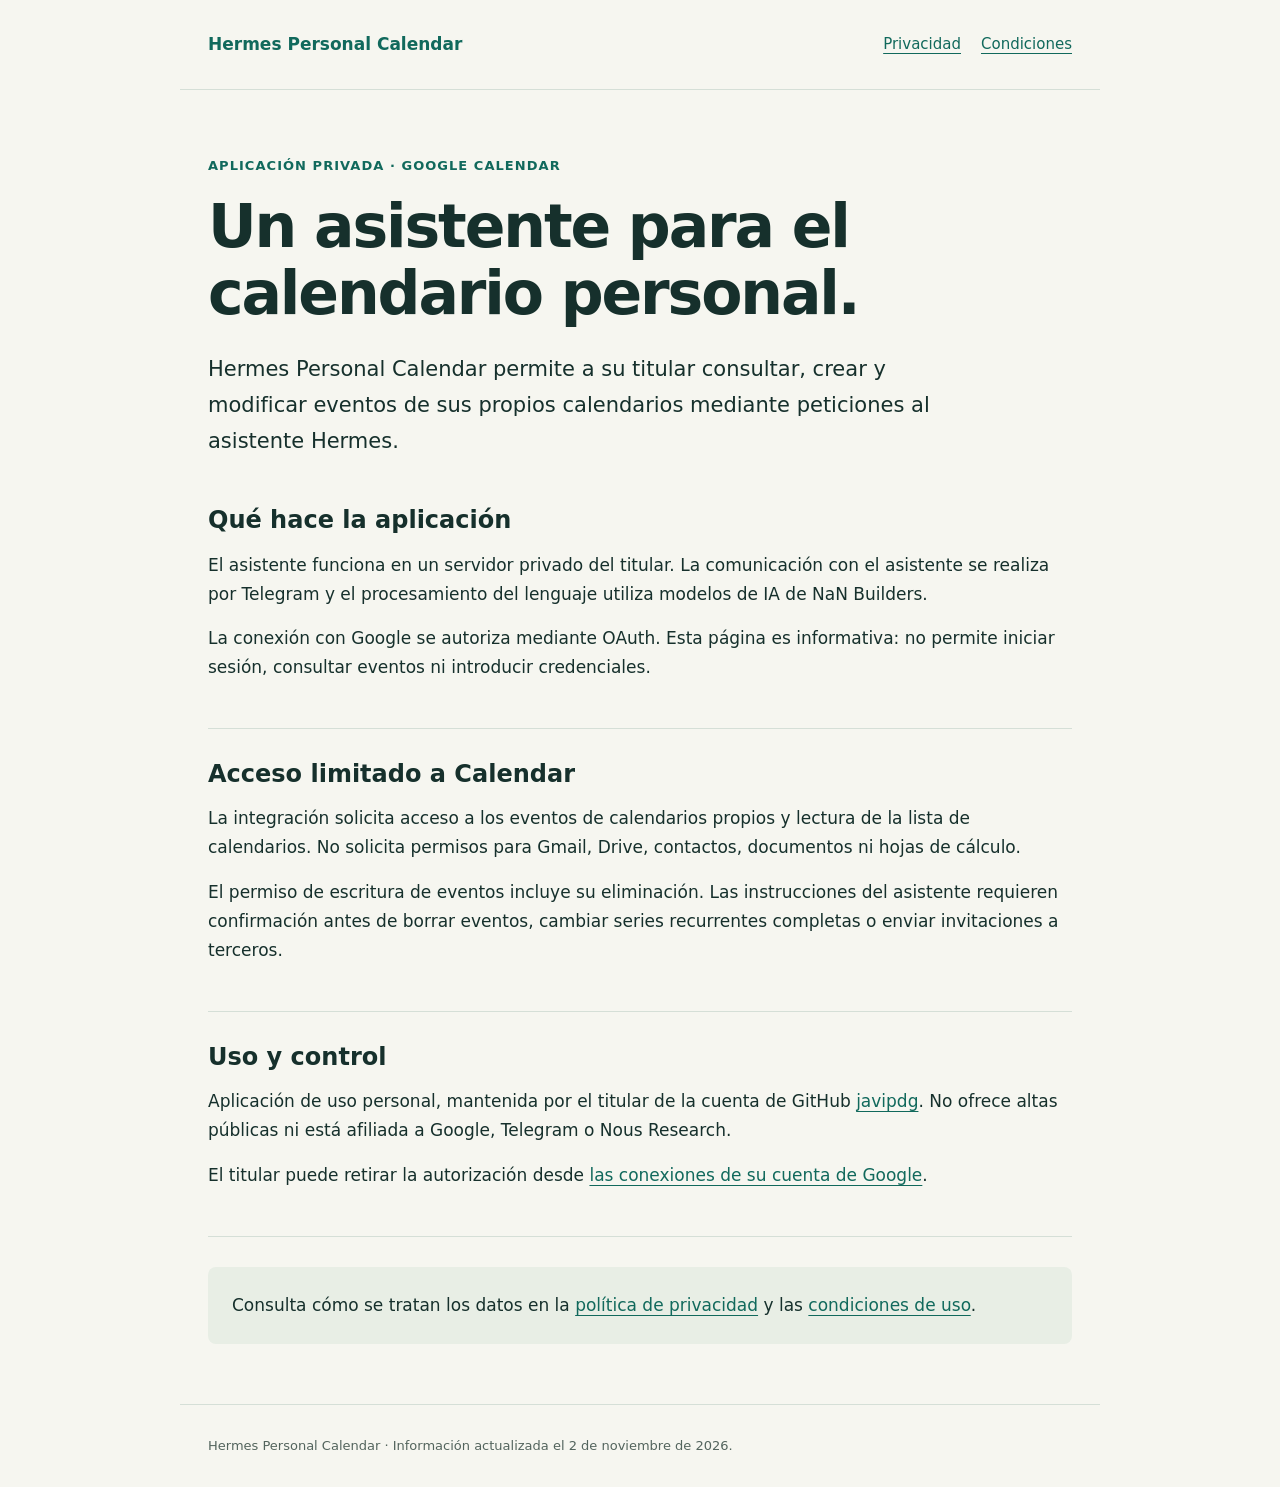
<file: index.html>
<!doctype html>
<html lang="es">
<head>
  <meta charset="utf-8">
  <meta name="viewport" content="width=device-width, initial-scale=1">
  <meta name="description" content="Información de Hermes Personal Calendar, asistente privado para gestionar el calendario de su titular.">
  <title>Hermes Personal Calendar</title>
  <link rel="stylesheet" href="style.css">
</head>
<body>
<header><a class="brand" href="index.html">Hermes Personal Calendar</a><nav aria-label="Principal"><a href="privacy.html">Privacidad</a><a href="terms.html">Condiciones</a></nav></header>
<main>
  <p class="eyebrow">Aplicación privada · Google Calendar</p>
  <h1>Un asistente para el calendario personal.</h1>
  <p class="intro">Hermes Personal Calendar permite a su titular consultar, crear y modificar eventos de sus propios calendarios mediante peticiones al asistente Hermes.</p>
  <section><h2>Qué hace la aplicación</h2><p>El asistente funciona en un servidor privado del titular. La comunicación con el asistente se realiza por Telegram y el procesamiento del lenguaje utiliza modelos de IA de NaN Builders.</p><p>La conexión con Google se autoriza mediante OAuth. Esta página es informativa: no permite iniciar sesión, consultar eventos ni introducir credenciales.</p></section>
  <section><h2>Acceso limitado a Calendar</h2><p>La integración solicita acceso a los eventos de calendarios propios y lectura de la lista de calendarios. No solicita permisos para Gmail, Drive, contactos, documentos ni hojas de cálculo.</p><p>El permiso de escritura de eventos incluye su eliminación. Las instrucciones del asistente requieren confirmación antes de borrar eventos, cambiar series recurrentes completas o enviar invitaciones a terceros.</p></section>
  <section><h2>Uso y control</h2><p>Aplicación de uso personal, mantenida por el titular de la cuenta de GitHub <a href="https://github.com/javipdg">javipdg</a>. No ofrece altas públicas ni está afiliada a Google, Telegram o Nous Research.</p><p>El titular puede retirar la autorización desde <a href="https://myaccount.google.com/connections">las conexiones de su cuenta de Google</a>.</p></section>
  <aside>Consulta cómo se tratan los datos en la <a href="privacy.html">política de privacidad</a> y las <a href="terms.html">condiciones de uso</a>.</aside>
</main>
<footer>Hermes Personal Calendar · Información actualizada el 2 de noviembre de 2026.</footer>
</body>
</html>
</file>
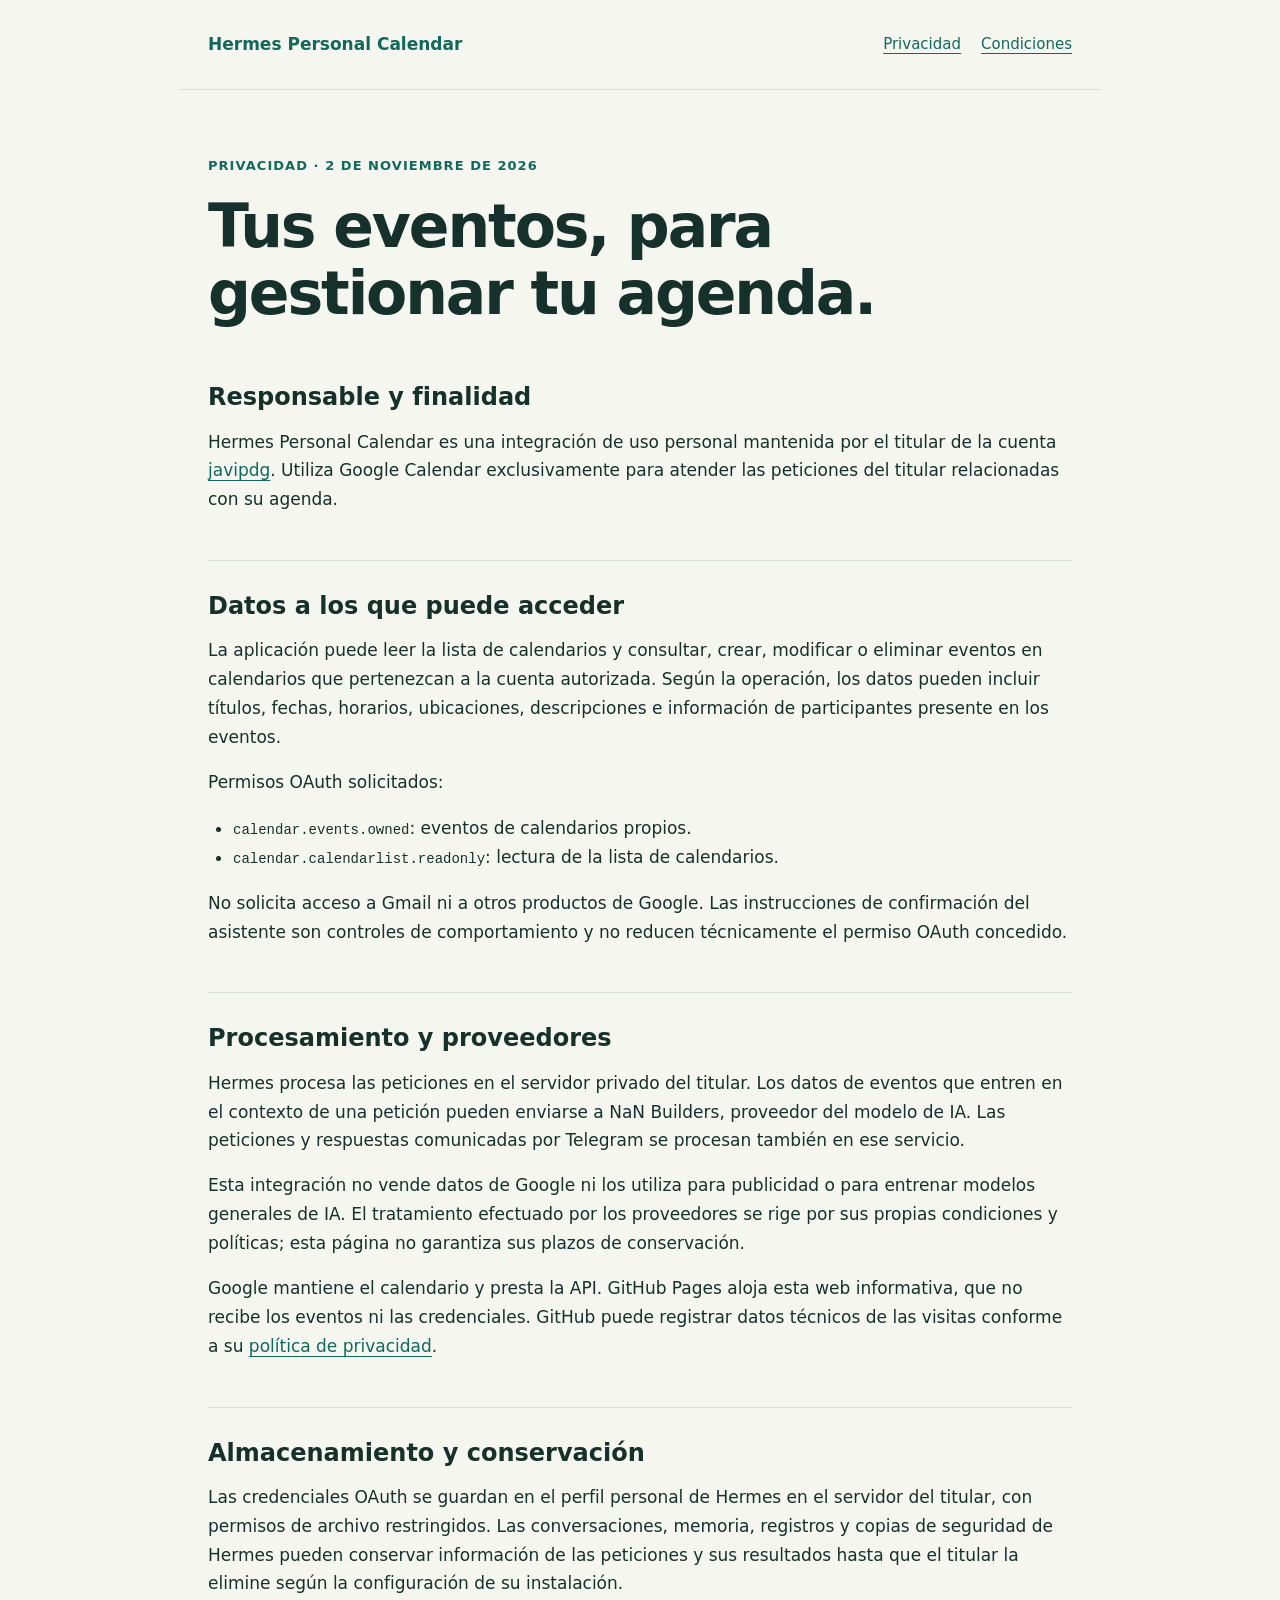
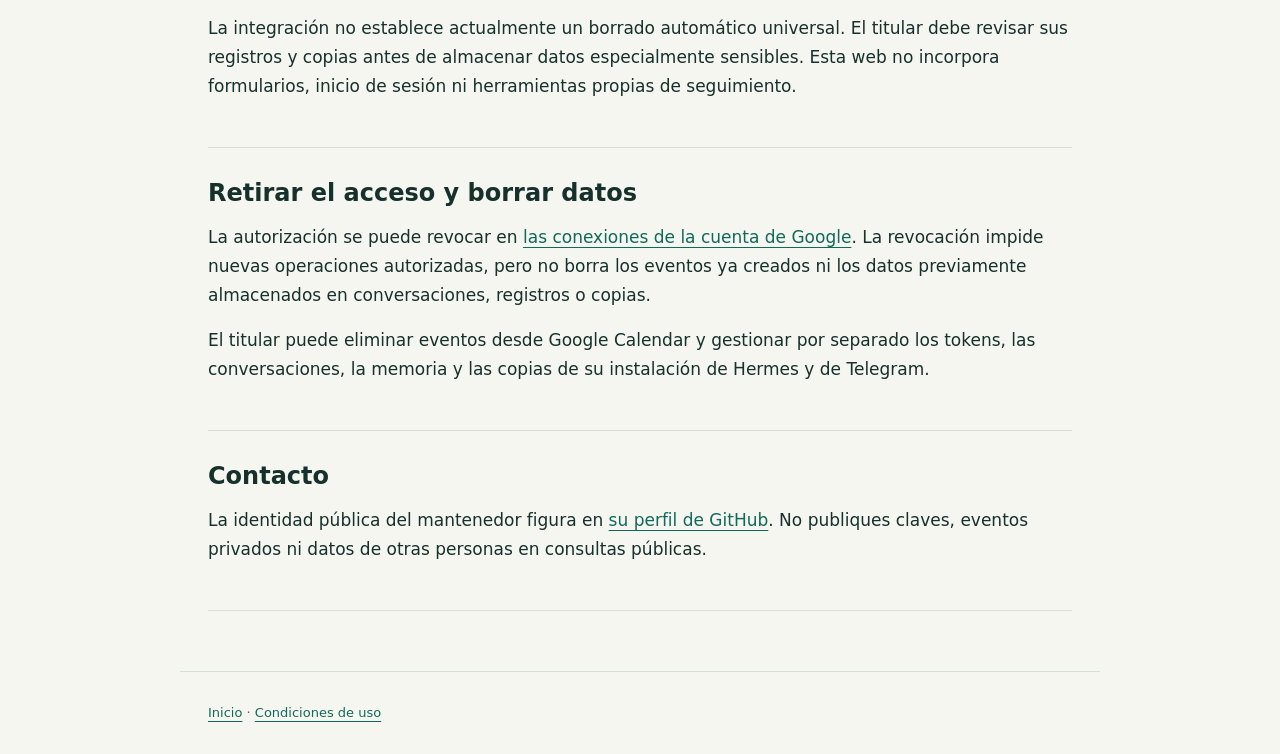
<file: privacy.html>
<!doctype html>
<html lang="es">
<head><meta charset="utf-8"><meta name="viewport" content="width=device-width, initial-scale=1"><title>Privacidad · Hermes Personal Calendar</title><link rel="stylesheet" href="style.css"></head>
<body>
<header><a class="brand" href="index.html">Hermes Personal Calendar</a><nav aria-label="Principal"><a href="privacy.html" aria-current="page">Privacidad</a><a href="terms.html">Condiciones</a></nav></header>
<main>
<p class="eyebrow">Privacidad · 2 de noviembre de 2026</p>
<h1>Tus eventos, para gestionar tu agenda.</h1>
<section><h2>Responsable y finalidad</h2><p>Hermes Personal Calendar es una integración de uso personal mantenida por el titular de la cuenta <a href="https://github.com/javipdg">javipdg</a>. Utiliza Google Calendar exclusivamente para atender las peticiones del titular relacionadas con su agenda.</p></section>
<section><h2>Datos a los que puede acceder</h2><p>La aplicación puede leer la lista de calendarios y consultar, crear, modificar o eliminar eventos en calendarios que pertenezcan a la cuenta autorizada. Según la operación, los datos pueden incluir títulos, fechas, horarios, ubicaciones, descripciones e información de participantes presente en los eventos.</p><p>Permisos OAuth solicitados:</p><ul><li><code>calendar.events.owned</code>: eventos de calendarios propios.</li><li><code>calendar.calendarlist.readonly</code>: lectura de la lista de calendarios.</li></ul><p>No solicita acceso a Gmail ni a otros productos de Google. Las instrucciones de confirmación del asistente son controles de comportamiento y no reducen técnicamente el permiso OAuth concedido.</p></section>
<section><h2>Procesamiento y proveedores</h2><p>Hermes procesa las peticiones en el servidor privado del titular. Los datos de eventos que entren en el contexto de una petición pueden enviarse a NaN Builders, proveedor del modelo de IA. Las peticiones y respuestas comunicadas por Telegram se procesan también en ese servicio.</p><p>Esta integración no vende datos de Google ni los utiliza para publicidad o para entrenar modelos generales de IA. El tratamiento efectuado por los proveedores se rige por sus propias condiciones y políticas; esta página no garantiza sus plazos de conservación.</p><p>Google mantiene el calendario y presta la API. GitHub Pages aloja esta web informativa, que no recibe los eventos ni las credenciales. GitHub puede registrar datos técnicos de las visitas conforme a su <a href="https://docs.github.com/en/site-policy/privacy-policies/github-general-privacy-statement">política de privacidad</a>.</p></section>
<section><h2>Almacenamiento y conservación</h2><p>Las credenciales OAuth se guardan en el perfil personal de Hermes en el servidor del titular, con permisos de archivo restringidos. Las conversaciones, memoria, registros y copias de seguridad de Hermes pueden conservar información de las peticiones y sus resultados hasta que el titular la elimine según la configuración de su instalación.</p><p>La integración no establece actualmente un borrado automático universal. El titular debe revisar sus registros y copias antes de almacenar datos especialmente sensibles. Esta web no incorpora formularios, inicio de sesión ni herramientas propias de seguimiento.</p></section>
<section><h2>Retirar el acceso y borrar datos</h2><p>La autorización se puede revocar en <a href="https://myaccount.google.com/connections">las conexiones de la cuenta de Google</a>. La revocación impide nuevas operaciones autorizadas, pero no borra los eventos ya creados ni los datos previamente almacenados en conversaciones, registros o copias.</p><p>El titular puede eliminar eventos desde Google Calendar y gestionar por separado los tokens, las conversaciones, la memoria y las copias de su instalación de Hermes y de Telegram.</p></section>
<section><h2>Contacto</h2><p>La identidad pública del mantenedor figura en <a href="https://github.com/javipdg">su perfil de GitHub</a>. No publiques claves, eventos privados ni datos de otras personas en consultas públicas.</p></section>
</main><footer><a href="index.html">Inicio</a> · <a href="terms.html">Condiciones de uso</a></footer>
</body></html>
</file>
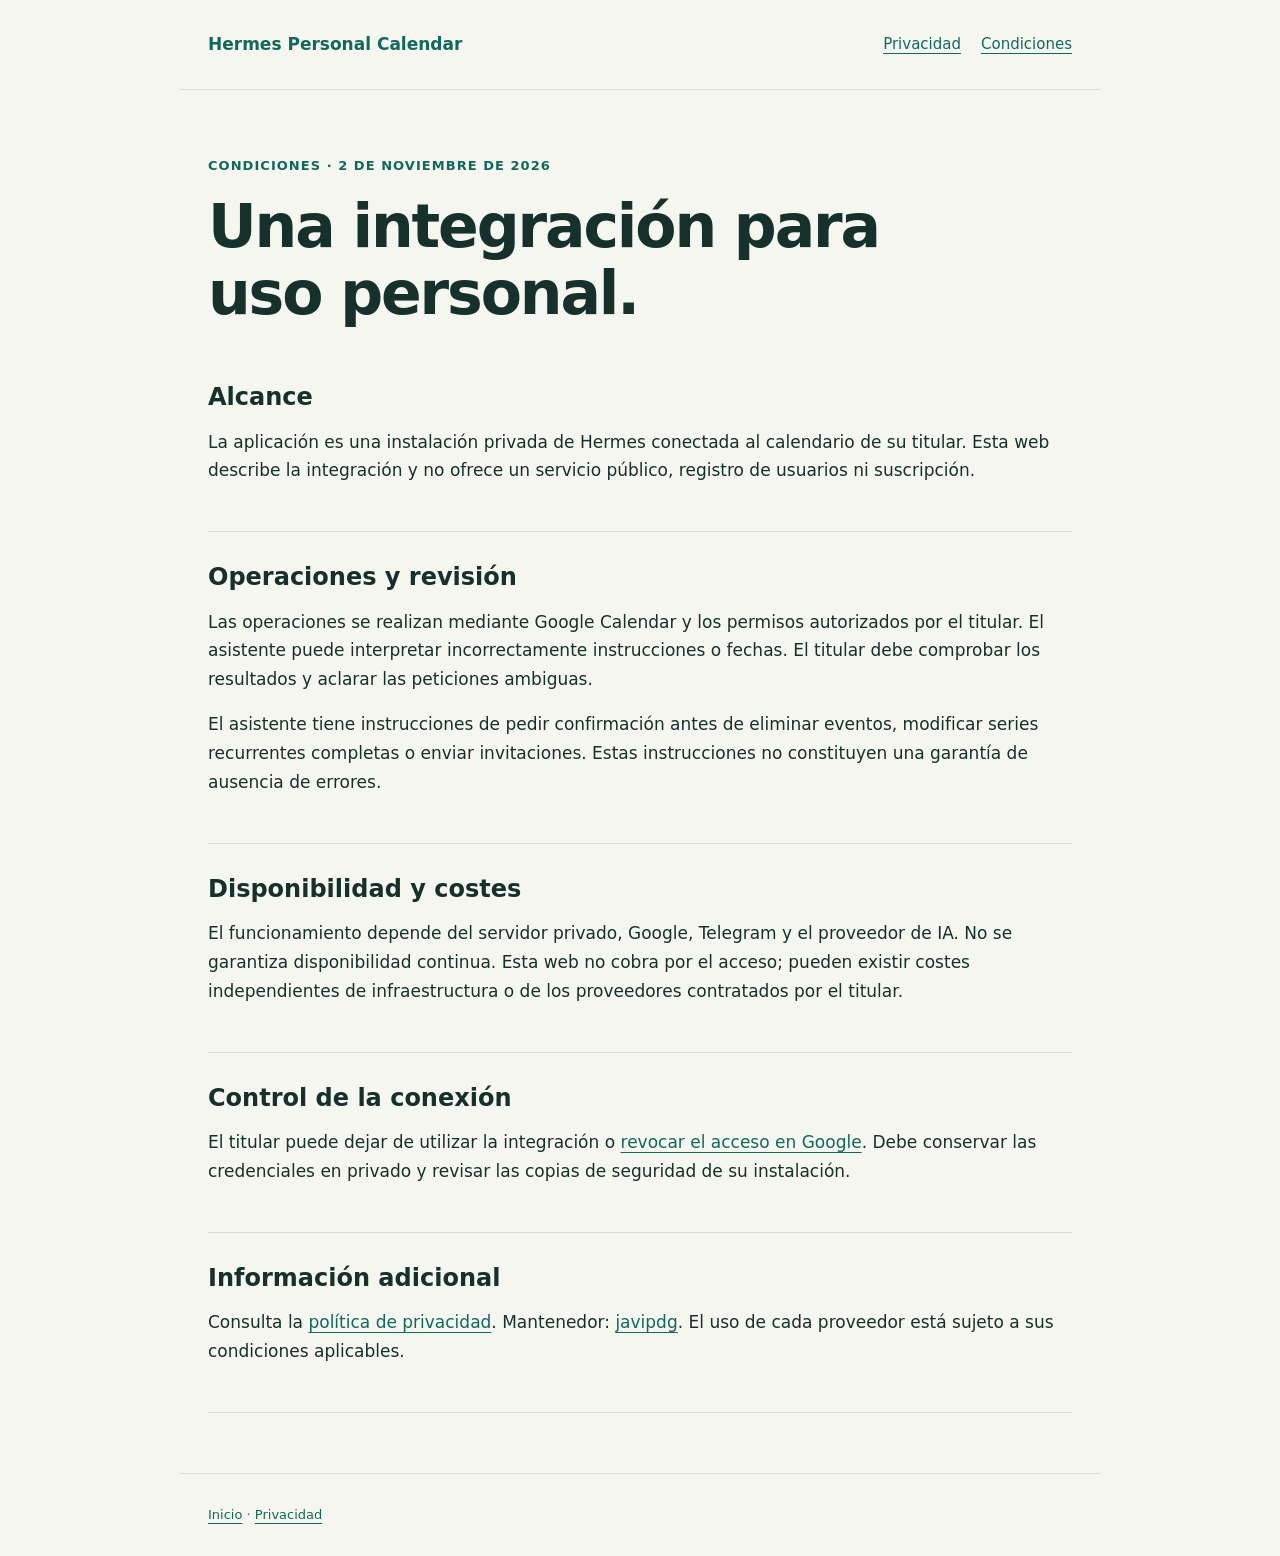
<file: terms.html>
<!doctype html>
<html lang="es">
<head><meta charset="utf-8"><meta name="viewport" content="width=device-width, initial-scale=1"><title>Condiciones · Hermes Personal Calendar</title><link rel="stylesheet" href="style.css"></head>
<body>
<header><a class="brand" href="index.html">Hermes Personal Calendar</a><nav aria-label="Principal"><a href="privacy.html">Privacidad</a><a href="terms.html" aria-current="page">Condiciones</a></nav></header>
<main>
<p class="eyebrow">Condiciones · 2 de noviembre de 2026</p><h1>Una integración para uso personal.</h1>
<section><h2>Alcance</h2><p>La aplicación es una instalación privada de Hermes conectada al calendario de su titular. Esta web describe la integración y no ofrece un servicio público, registro de usuarios ni suscripción.</p></section>
<section><h2>Operaciones y revisión</h2><p>Las operaciones se realizan mediante Google Calendar y los permisos autorizados por el titular. El asistente puede interpretar incorrectamente instrucciones o fechas. El titular debe comprobar los resultados y aclarar las peticiones ambiguas.</p><p>El asistente tiene instrucciones de pedir confirmación antes de eliminar eventos, modificar series recurrentes completas o enviar invitaciones. Estas instrucciones no constituyen una garantía de ausencia de errores.</p></section>
<section><h2>Disponibilidad y costes</h2><p>El funcionamiento depende del servidor privado, Google, Telegram y el proveedor de IA. No se garantiza disponibilidad continua. Esta web no cobra por el acceso; pueden existir costes independientes de infraestructura o de los proveedores contratados por el titular.</p></section>
<section><h2>Control de la conexión</h2><p>El titular puede dejar de utilizar la integración o <a href="https://myaccount.google.com/connections">revocar el acceso en Google</a>. Debe conservar las credenciales en privado y revisar las copias de seguridad de su instalación.</p></section>
<section><h2>Información adicional</h2><p>Consulta la <a href="privacy.html">política de privacidad</a>. Mantenedor: <a href="https://github.com/javipdg">javipdg</a>. El uso de cada proveedor está sujeto a sus condiciones aplicables.</p></section>
</main><footer><a href="index.html">Inicio</a> · <a href="privacy.html">Privacidad</a></footer>
</body></html>
</file>
<file: style.css>
:root{color-scheme:light;--ink:#16302c;--accent:#11695c;--paper:#f6f6f0;--line:#d5dfd7}*{box-sizing:border-box}body{margin:0;background:var(--paper);color:var(--ink);font:17px/1.7 system-ui,-apple-system,BlinkMacSystemFont,"Segoe UI",sans-serif}header,main,footer{max-width:920px;margin:auto;padding:30px 28px}header{display:flex;justify-content:space-between;align-items:center;gap:20px;border-bottom:1px solid var(--line)}a{color:var(--accent);text-underline-offset:4px}a:focus-visible{outline:3px solid var(--accent);outline-offset:5px}.brand{font-weight:750;text-decoration:none}nav{display:flex;gap:20px;font-size:15px}main{padding-top:65px;padding-bottom:60px}h1{font-size:clamp(36px,6vw,60px);line-height:1.12;letter-spacing:-.035em;max-width:780px;margin:12px 0 25px}h2{font-size:24px;line-height:1.3;margin:0 0 14px}p{margin:0 0 16px}.intro{font-size:21px;max-width:760px}.eyebrow{font-size:13px;font-weight:700;letter-spacing:.08em;text-transform:uppercase;color:var(--accent)}section{padding:30px 0;border-bottom:1px solid var(--line)}aside{padding:24px;background:#e8eee5;border-radius:8px;margin-top:30px}code{font-size:14px;overflow-wrap:anywhere}footer{border-top:1px solid var(--line);font-size:13px;color:#53645d}ul{padding-left:25px}@media(max-width:580px){header{align-items:flex-start;flex-direction:column;padding:22px}main{padding:40px 22px}nav{gap:24px}.intro{font-size:19px}}
</file>
